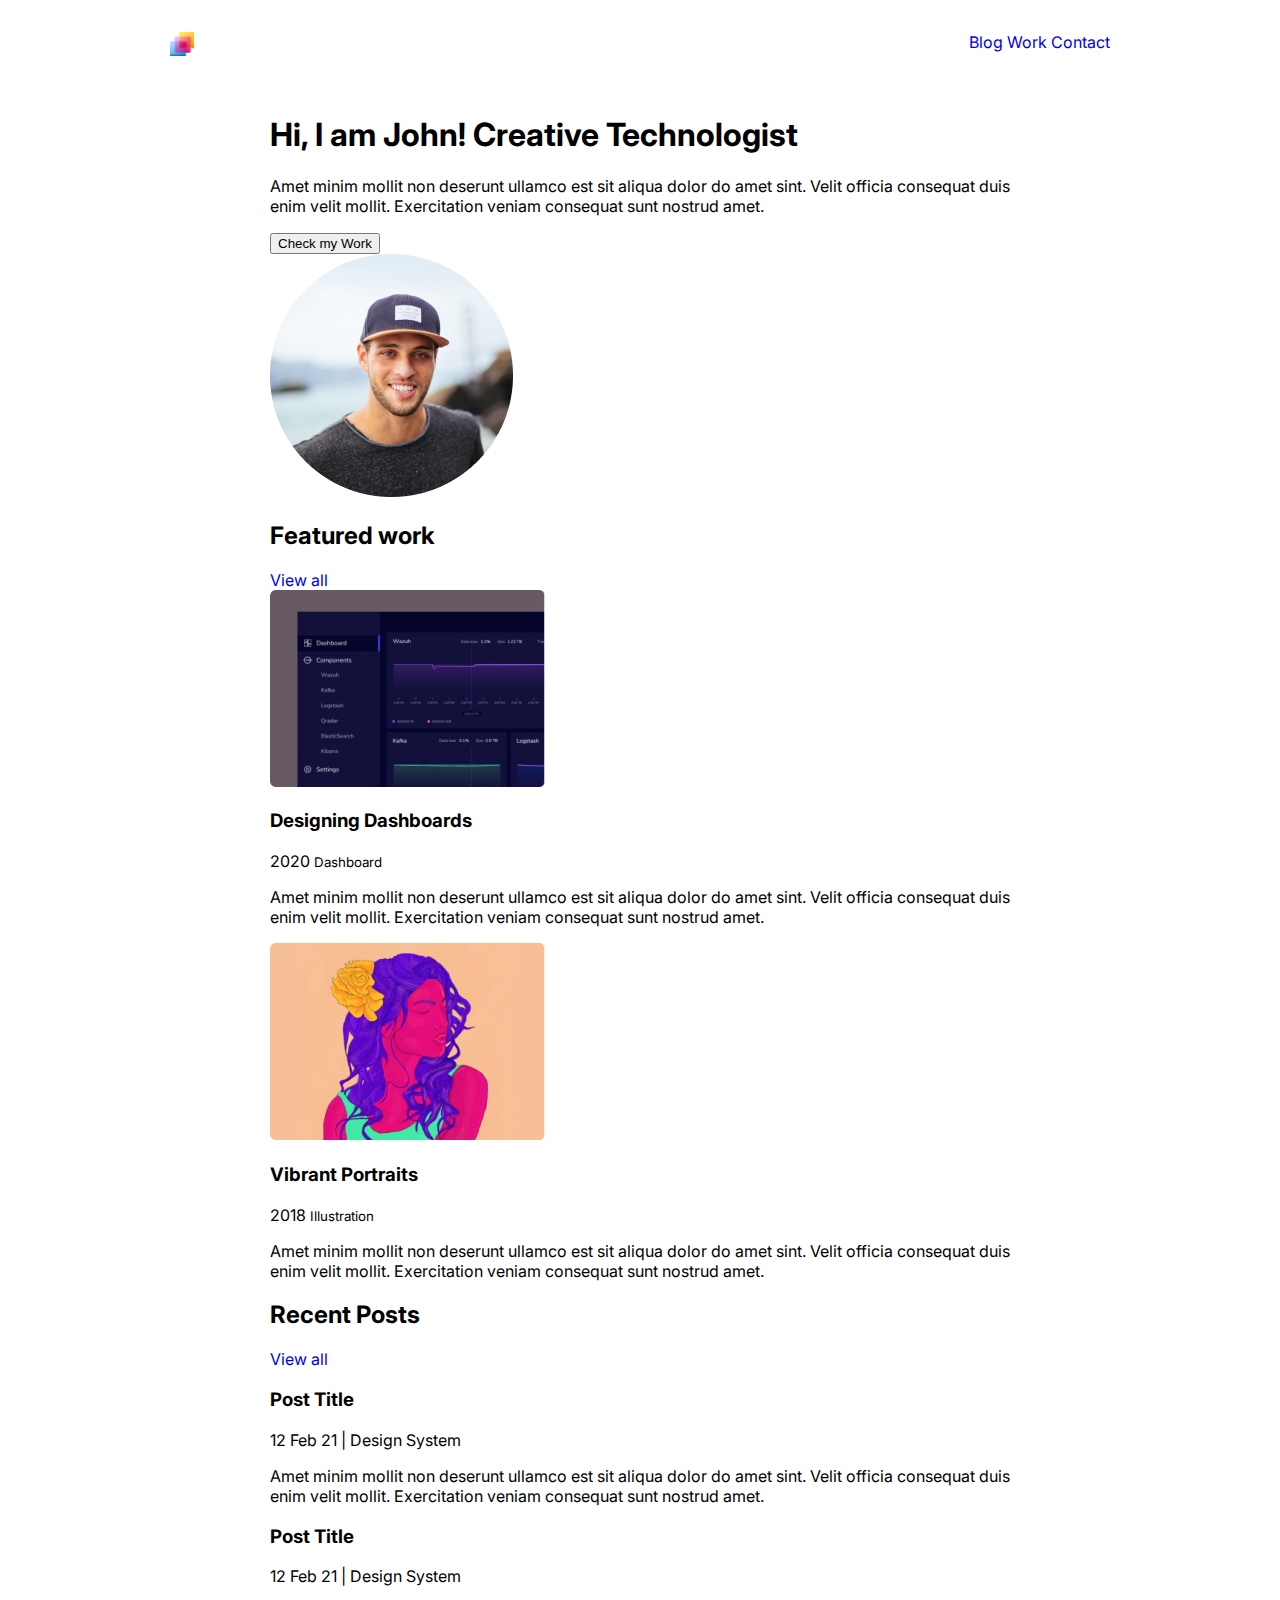
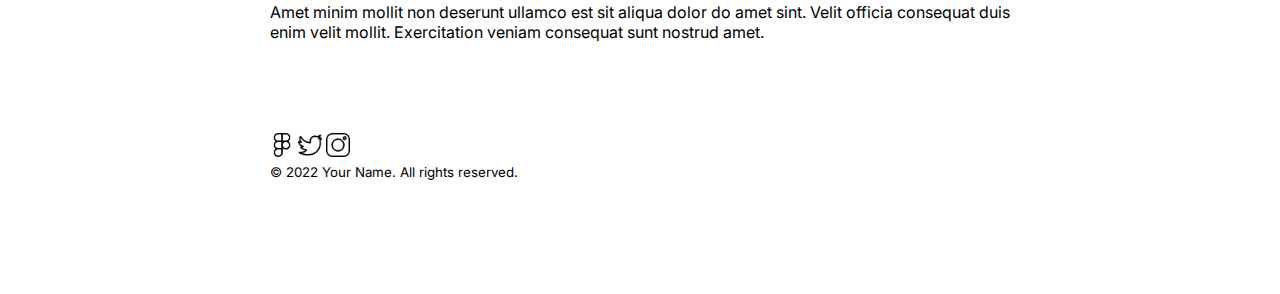
<file: index.html>
<!DOCTYPE html>
<html lang="en">
  <head>
    <meta charset="utf-8" />
    <meta name="description" content="Blog of technologist John Doe" />
    <meta
      name="keywords"
      content="Creative, Technologist, Dashboards, Components, Portraits"
    />
    <meta name="author" content="John Doe" />
    <meta name="viewport" content="width=device-width, initial-scale=1.0" />
    <title>John Doe's personal blog</title>
    <link
      rel="apple-touch-icon"
      sizes="180x180"
      href="favicon/apple-touch-icon.png"
    />
    <link
      rel="icon"
      type="image/png"
      sizes="32x32"
      href="favicon/favicon-32x32.png"
    />
    <link
      rel="icon"
      type="image/png"
      sizes="16x16"
      href="favicon/favicon-16x16.png"
    />
    <link rel="manifest" href="/site.webmanifest" />
    <link rel="stylesheet" href="css/style.css" />
    <link rel="preconnect" href="https://fonts.googleapis.com" />
    <link rel="preconnect" href="https://fonts.gstatic.com" crossorigin />
    <link
      href="https://fonts.googleapis.com/css2?family=Inter:wght@400;500;600;700&family=Montserrat:wght@400;700&display=swap"
      rel="stylesheet"
    />
    <link
      href="https://fonts.googleapis.com/css2?family=Inter&family=Montserrat&display=swap"
      rel="stylesheet"
    />
  </head>

  <body>
    <header>
      <nav>
        <a href="index.html"
          ><img src="icons/logo.png" alt="Logo item" width="24" height="24"
        /></a>
        <ul>
          <li><a href="blog.html">Blog</a></li>
          <li><a href="work.html">Work</a></li>
          <li><a href="mailto:yaryncher@gmail.com">Contact</a></li>
        </ul>
      </nav>
    </header>

    <main>
      <section>
        <h1>Hi, I am John! Creative Technologist</h1>
        <p>
          Amet minim mollit non deserunt ullamco est sit aliqua dolor do amet
          sint. Velit officia consequat duis enim velit mollit. Exercitation
          veniam consequat sunt nostrud amet.
        </p>
        <form action="work.html">
          <button type="submit">Check my Work</button>
        </form>

        <img
          src="images/photo.jpg"
          alt="Website owner's photo"
          width="243"
          height="243"
        />
      </section>

      <section>
        <h2>Featured work</h2>
        <span><a href="work.html">View all</a></span>
        <ul>
          <li>
            <article>
              <img
                src="images/dashboard.jpg"
                alt="Image of a program dashboard"
                width="275"
                height="197"
              />
              <hgroup>
                <h3>Designing Dashboards</h3>
                <p>2020 <small>Dashboard</small></p>
                <p>
                  Amet minim mollit non deserunt ullamco est sit aliqua dolor do
                  amet sint. Velit officia consequat duis enim velit mollit.
                  Exercitation veniam consequat sunt nostrud amet.
                </p>
              </hgroup>
            </article>
          </li>
          <li>
            <article>
              <img
                src="images/portrait.jpg"
                alt="Vibrant colorful portrait of a woman"
                width="275"
                height="197"
              />
              <hgroup>
                <h3>Vibrant Portraits</h3>
                <p>2018 <small>Illustration</small></p>
                <p>
                  Amet minim mollit non deserunt ullamco est sit aliqua dolor do
                  amet sint. Velit officia consequat duis enim velit mollit.
                  Exercitation veniam consequat sunt nostrud amet.
                </p>
              </hgroup>
            </article>
          </li>
        </ul>
      </section>

      <section>
        <h2>Recent Posts</h2>
        <span><a href="blog.html">View all</a></span>
        <ul>
          <li>
            <article>
              <hgroup>
                <h3>Post Title</h3>
                <p>
                  <time datetime="2021-02-12">12 Feb 21</time> | Design System
                </p>
                <p>
                  Amet minim mollit non deserunt ullamco est sit aliqua dolor do
                  amet sint. Velit officia consequat duis enim velit mollit.
                  Exercitation veniam consequat sunt nostrud amet.
                </p>
              </hgroup>
            </article>
          </li>
          <li>
            <article>
              <hgroup>
                <h3>Post Title</h3>
                <p>
                  <time datetime="2021-02-12">12 Feb 21</time> | Design System
                </p>
                <p>
                  Amet minim mollit non deserunt ullamco est sit aliqua dolor do
                  amet sint. Velit officia consequat duis enim velit mollit.
                  Exercitation veniam consequat sunt nostrud amet.
                </p>
              </hgroup>
            </article>
          </li>
        </ul>
      </section>
    </main>

    <footer>
      <menu>
        <li>
          <a
            href="https://www.figma.com/"
            target="_blank"
            rel="noopener noreferrer"
            ><img class="social-media" src="icons/figma.png" alt="Figma logo"
          /></a>
        </li>
        <li>
          <a
            href="https://twitter.com/"
            target="_blank"
            rel="noopener noreferrer"
          >
            <img
              class="social-media"
              src="icons/twitter.png"
              alt="Twitter logo"
          /></a>
        </li>
        <li>
          <a
            href="https://www.instagram.com/"
            target="_blank"
            rel="noopener noreferrer"
          >
            <img
              class="social-media"
              src="icons/instagram.png"
              alt="Instagram logo"
          /></a>
        </li>
      </menu>
      <small>&copy; 2022 Your Name. All rights reserved.</small>
    </footer>
  </body>
</html>
</file>
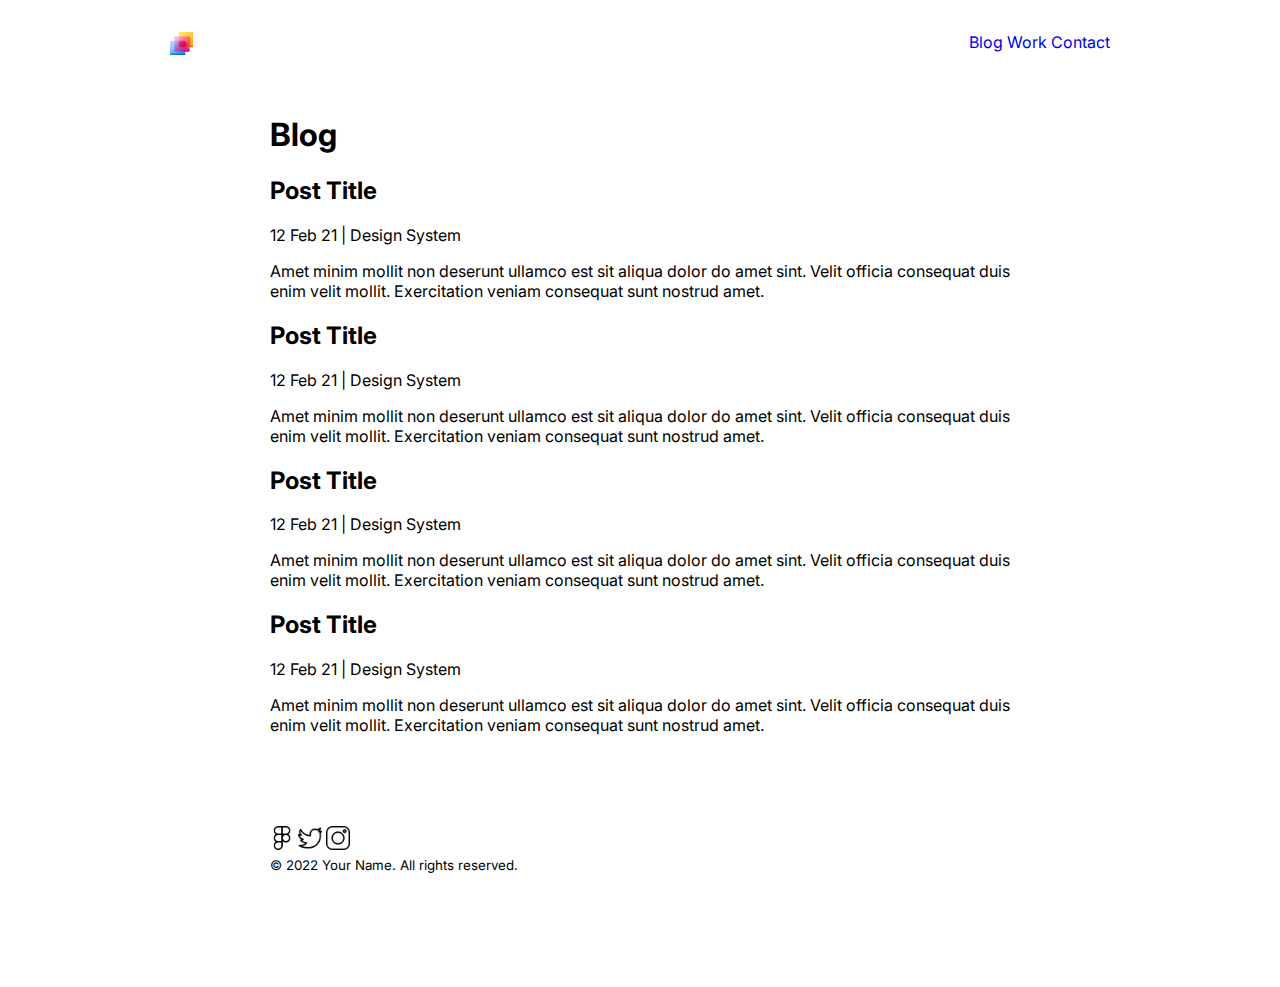
<file: blog.html>
<!DOCTYPE html>
<html lang="en">
  <head>
    <meta charset="utf-8" />
    <meta name="description" content="Blog of technologist John Doe" />
    <meta
      name="keywords"
      content="Creative, Technologist, Dashboards, Components, Portraits"
    />
    <meta name="author" content="John Doe" />
    <meta name="viewport" content="width=device-width, initial-scale=1.0" />
    <title>John Doe's personal blog</title>
    <link
      rel="apple-touch-icon"
      sizes="180x180"
      href="favicon/apple-touch-icon.png"
    />
    <link
      rel="icon"
      type="image/png"
      sizes="32x32"
      href="favicon/favicon-32x32.png"
    />
    <link
      rel="icon"
      type="image/png"
      sizes="16x16"
      href="favicon/favicon-16x16.png"
    />
    <link rel="manifest" href="/site.webmanifest" />
    <link rel="stylesheet" href="css/style.css" />
    <link rel="preconnect" href="https://fonts.googleapis.com" />
    <link rel="preconnect" href="https://fonts.gstatic.com" crossorigin />
    <link
      href="https://fonts.googleapis.com/css2?family=Inter:wght@400;500;600;700&family=Montserrat:wght@400;700&display=swap"
      rel="stylesheet"
    />
    <link
      href="https://fonts.googleapis.com/css2?family=Inter&family=Montserrat&display=swap"
      rel="stylesheet"
    />
  </head>

  <body>
    <header>
      <nav>
        <a href="index.html"><img src="icons/logo.png" alt="Logo item" /></a>
        <ul>
          <li><a href="blog.html">Blog</a></li>
          <li><a href="work.html">Work</a></li>
          <li><a href="mailto:yaryncher@gmail.com">Contact</a></li>
        </ul>
      </nav>
    </header>

    <main>
      <h1>Blog</h1>
      <ul>
        <li>
          <article>
            <hgroup>
              <h2>Post Title</h2>
              <p>
                <time datetime="2021-02-12">12 Feb 21</time> | Design System
              </p>
            </hgroup>
            <p>
              Amet minim mollit non deserunt ullamco est sit aliqua dolor do
              amet sint. Velit officia consequat duis enim velit mollit.
              Exercitation veniam consequat sunt nostrud amet.
            </p>
          </article>
        </li>
        <li>
          <article>
            <hgroup>
              <h2>Post Title</h2>
              <p>
                <time datetime="2021-02-12">12 Feb 21</time> | Design System
              </p>
            </hgroup>
            <p>
              Amet minim mollit non deserunt ullamco est sit aliqua dolor do
              amet sint. Velit officia consequat duis enim velit mollit.
              Exercitation veniam consequat sunt nostrud amet.
            </p>
          </article>
        </li>
        <li>
          <article>
            <hgroup>
              <h2>Post Title</h2>
              <p>
                <time datetime="2021-02-12">12 Feb 21</time> | Design System
              </p>
            </hgroup>
            <p>
              Amet minim mollit non deserunt ullamco est sit aliqua dolor do
              amet sint. Velit officia consequat duis enim velit mollit.
              Exercitation veniam consequat sunt nostrud amet.
            </p>
          </article>
        </li>
        <li>
          <article>
            <hgroup>
              <h2>Post Title</h2>
              <p>
                <time datetime="2021-02-12">12 Feb 21</time> | Design System
              </p>
            </hgroup>
            <p>
              Amet minim mollit non deserunt ullamco est sit aliqua dolor do
              amet sint. Velit officia consequat duis enim velit mollit.
              Exercitation veniam consequat sunt nostrud amet.
            </p>
          </article>
        </li>
      </ul>
    </main>

    <footer>
      <menu>
        <li>
          <a
            href="https://www.figma.com/"
            target="_blank"
            rel="noopener noreferrer"
            ><img class="social-media" src="icons/figma.png" alt="Figma logo"
          /></a>
        </li>
        <li>
          <a
            href="https://twitter.com/"
            target="_blank"
            rel="noopener noreferrer"
          >
            <img
              class="social-media"
              src="icons/twitter.png"
              alt="Twitter logo"
          /></a>
        </li>
        <li>
          <a
            href="https://www.instagram.com/"
            target="_blank"
            rel="noopener noreferrer"
          >
            <img
              class="social-media"
              src="icons/instagram.png"
              alt="Instagram logo"
          /></a>
        </li>
      </menu>
      <small>&copy; 2022 Your Name. All rights reserved.</small>
    </footer>
  </body>
</html>
</file>
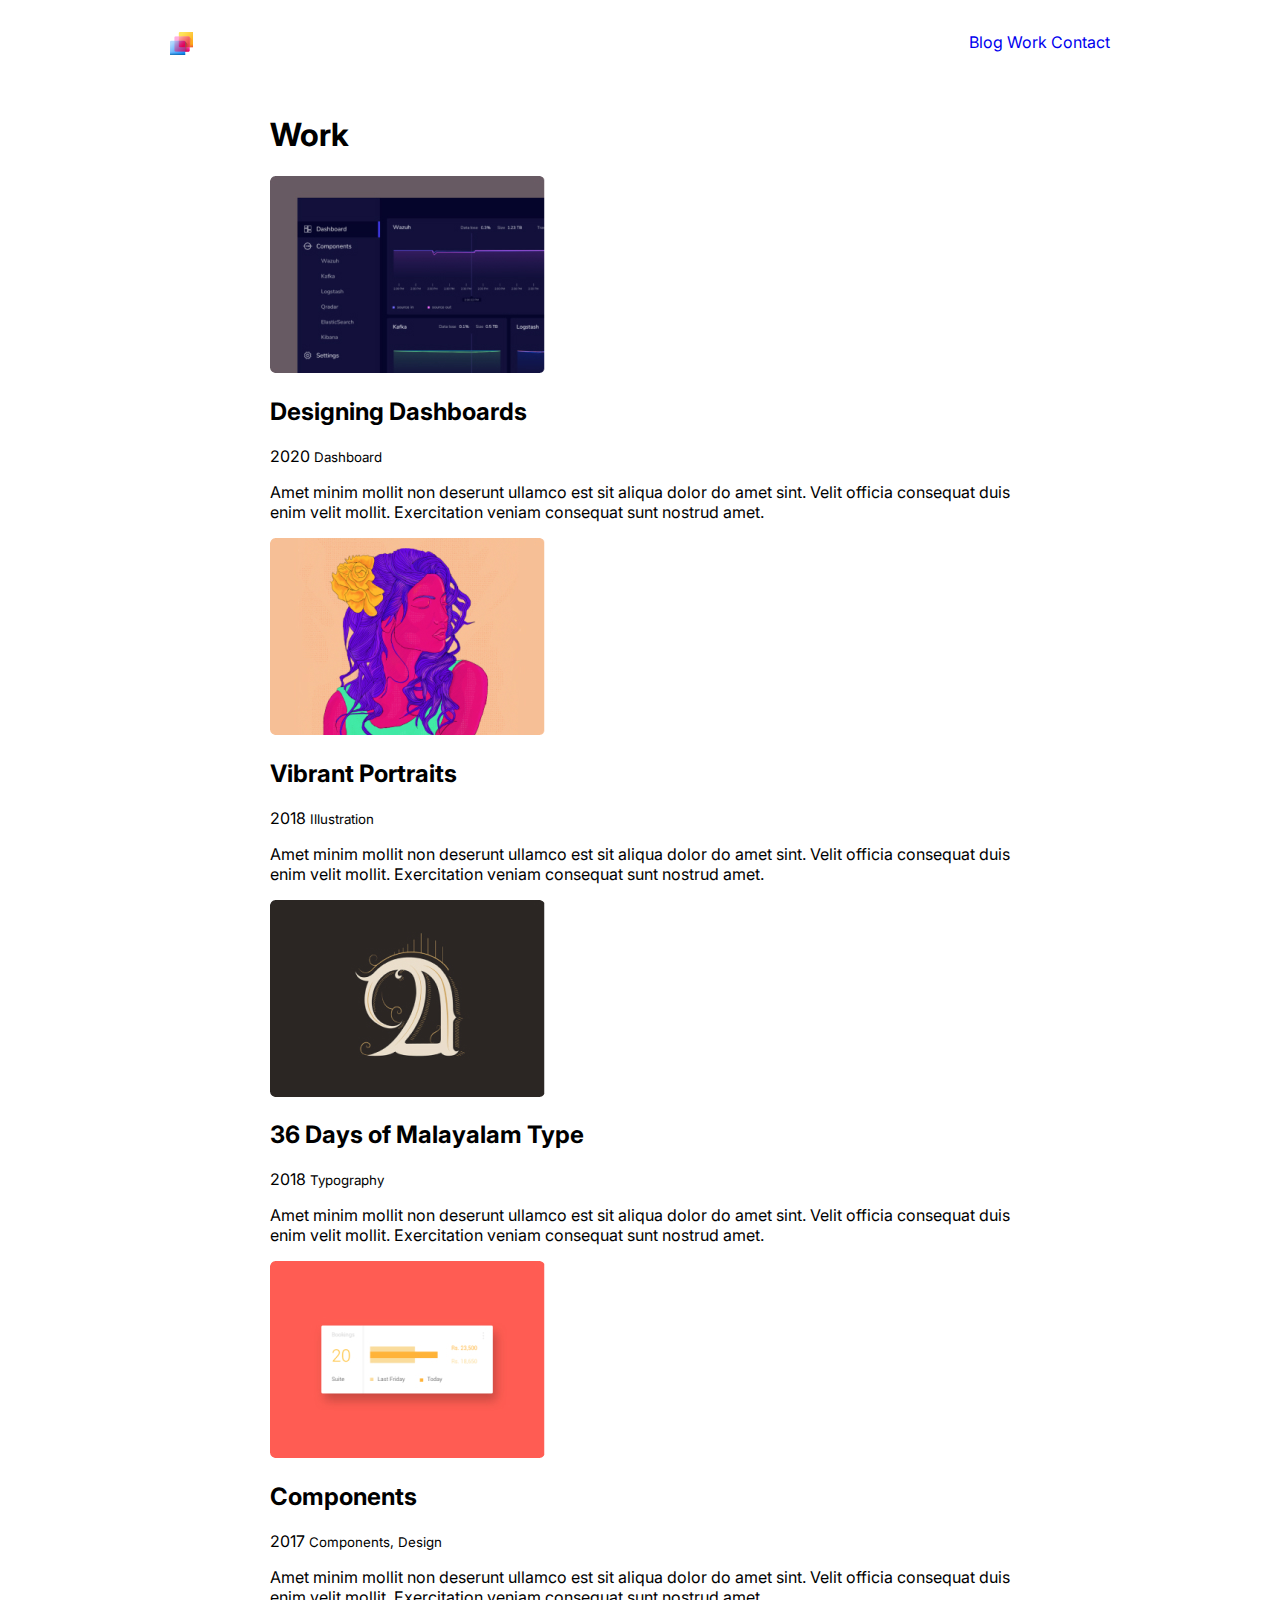
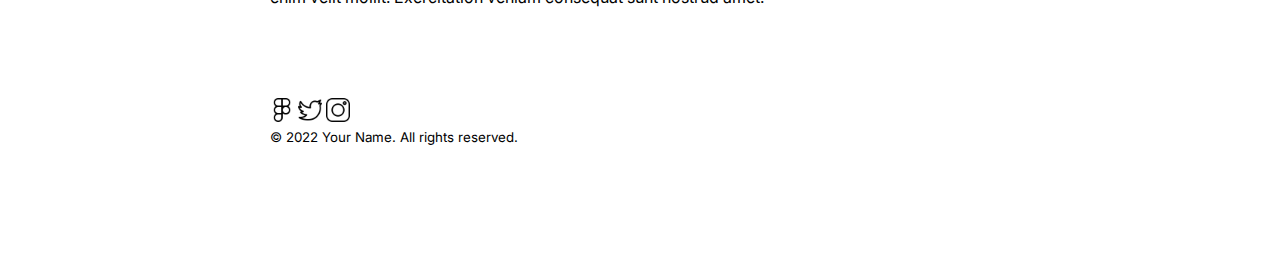
<file: work.html>
<!DOCTYPE html>
<html lang="en">
  <head>
    <meta charset="utf-8" />
    <meta name="description" content="Blog of technologist John Doe" />
    <meta
      name="keywords"
      content="Creative, Technologist, Dashboards, Components, Portraits"
    />
    <meta name="author" content="John Doe" />
    <meta name="viewport" content="width=device-width, initial-scale=1.0" />
    <title>John Doe's personal blog</title>
    <link
      rel="apple-touch-icon"
      sizes="180x180"
      href="favicon/apple-touch-icon.png"
    />
    <link
      rel="icon"
      type="image/png"
      sizes="32x32"
      href="favicon/favicon-32x32.png"
    />
    <link
      rel="icon"
      type="image/png"
      sizes="16x16"
      href="favicon/favicon-16x16.png"
    />
    <link rel="manifest" href="/site.webmanifest" />
    <link rel="stylesheet" href="css/style.css" />
    <link rel="preconnect" href="https://fonts.googleapis.com" />
    <link rel="preconnect" href="https://fonts.gstatic.com" crossorigin />
    <link
      href="https://fonts.googleapis.com/css2?family=Inter:wght@400;500;600;700&family=Montserrat:wght@400;700&display=swap"
      rel="stylesheet"
    />
    <link
      href="https://fonts.googleapis.com/css2?family=Inter&family=Montserrat&display=swap"
      rel="stylesheet"
    />
  </head>

  <body>
    <header>
      <nav>
        <a href="index.html"><img src="icons/logo.png" alt="Logo item" /></a>
        <ul>
          <li><a href="blog.html">Blog</a></li>
          <li><a href="work.html">Work</a></li>
          <li><a href="mailto:yaryncher@gmail.com">Contact</a></li>
        </ul>
      </nav>
    </header>

    <main>
      <h1>Work</h1>
      <ul>
        <li>
          <article>
            <img
              src="images/dashboard.jpg"
              alt="Image of a program dashboard"
              width="275"
              height="197"
            />
            <hgroup>
              <h2>Designing Dashboards</h2>
              <p>2020 <small>Dashboard</small></p>
              <p>
                Amet minim mollit non deserunt ullamco est sit aliqua dolor do
                amet sint. Velit officia consequat duis enim velit mollit.
                Exercitation veniam consequat sunt nostrud amet.
              </p>
            </hgroup>
          </article>
        </li>
        <li>
          <article>
            <img
              src="images/portrait.jpg"
              alt="Vibrant colorful portrait of a woman"
              width="275"
              height="197"
            />
            <hgroup>
              <h2>Vibrant Portraits</h2>
              <p>2018 <small>Illustration</small></p>
              <p>
                Amet minim mollit non deserunt ullamco est sit aliqua dolor do
                amet sint. Velit officia consequat duis enim velit mollit.
                Exercitation veniam consequat sunt nostrud amet.
              </p>
            </hgroup>
          </article>
        </li>
        <li>
          <article>
            <img
              src="images/malayalam-letter.jpg"
              alt="Picture of the Malayalam letter Ma"
              width="275"
              height="197"
            />
            <hgroup>
              <h2>36 Days of Malayalam Type</h2>
              <p>2018 <small>Typography</small></p>
              <p>
                Amet minim mollit non deserunt ullamco est sit aliqua dolor do
                amet sint. Velit officia consequat duis enim velit mollit.
                Exercitation veniam consequat sunt nostrud amet.
              </p>
            </hgroup>
          </article>
        </li>
        <li>
          <article>
            <img
              src="images/component.jpg"
              alt="Image of the application component"
              width="275"
              height="197"
            />
            <hgroup>
              <h2>Components</h2>
              <p>2017 <small>Components, Design</small></p>
              <p>
                Amet minim mollit non deserunt ullamco est sit aliqua dolor do
                amet sint. Velit officia consequat duis enim velit mollit.
                Exercitation veniam consequat sunt nostrud amet.
              </p>
            </hgroup>
          </article>
        </li>
      </ul>
    </main>

    <footer>
      <menu>
        <li>
          <a
            href="https://www.figma.com/"
            target="_blank"
            rel="noopener noreferrer"
            ><img class="social-media" src="icons/figma.png" alt="Figma logo"
          /></a>
        </li>
        <li>
          <a
            href="https://twitter.com/"
            target="_blank"
            rel="noopener noreferrer"
          >
            <img
              class="social-media"
              src="icons/twitter.png"
              alt="Twitter logo"
          /></a>
        </li>
        <li>
          <a
            href="https://www.instagram.com/"
            target="_blank"
            rel="noopener noreferrer"
          >
            <img
              class="social-media"
              src="icons/instagram.png"
              alt="Instagram logo"
          /></a>
        </li>
      </menu>
      <small>&copy; 2022 Your Name. All rights reserved.</small>
    </footer>
  </body>
</html>
</file>
<file: css/style.css>
body {
  display: grid;
  grid-template-rows: 94px 1fr 236px;
  justify-content: center;
  height: auto;
  font-family: "Inter", sans-serif;
  padding: 0;
  margin: 0;
}

header {
  padding: 31.5px 170px;
}

nav {
  display: flex;
  justify-content: space-between;
}

ul,
menu {
  list-style-type: none;
  margin: 0;
  padding: 0;
}

li {
  display: inline;
}

main {
  padding: 0 270px;
}

a {
  text-decoration: none;
}

footer {
  padding: 75px 270px;
}

.social-media {
  width: 24px;
  height: 24px;
}
</file>
